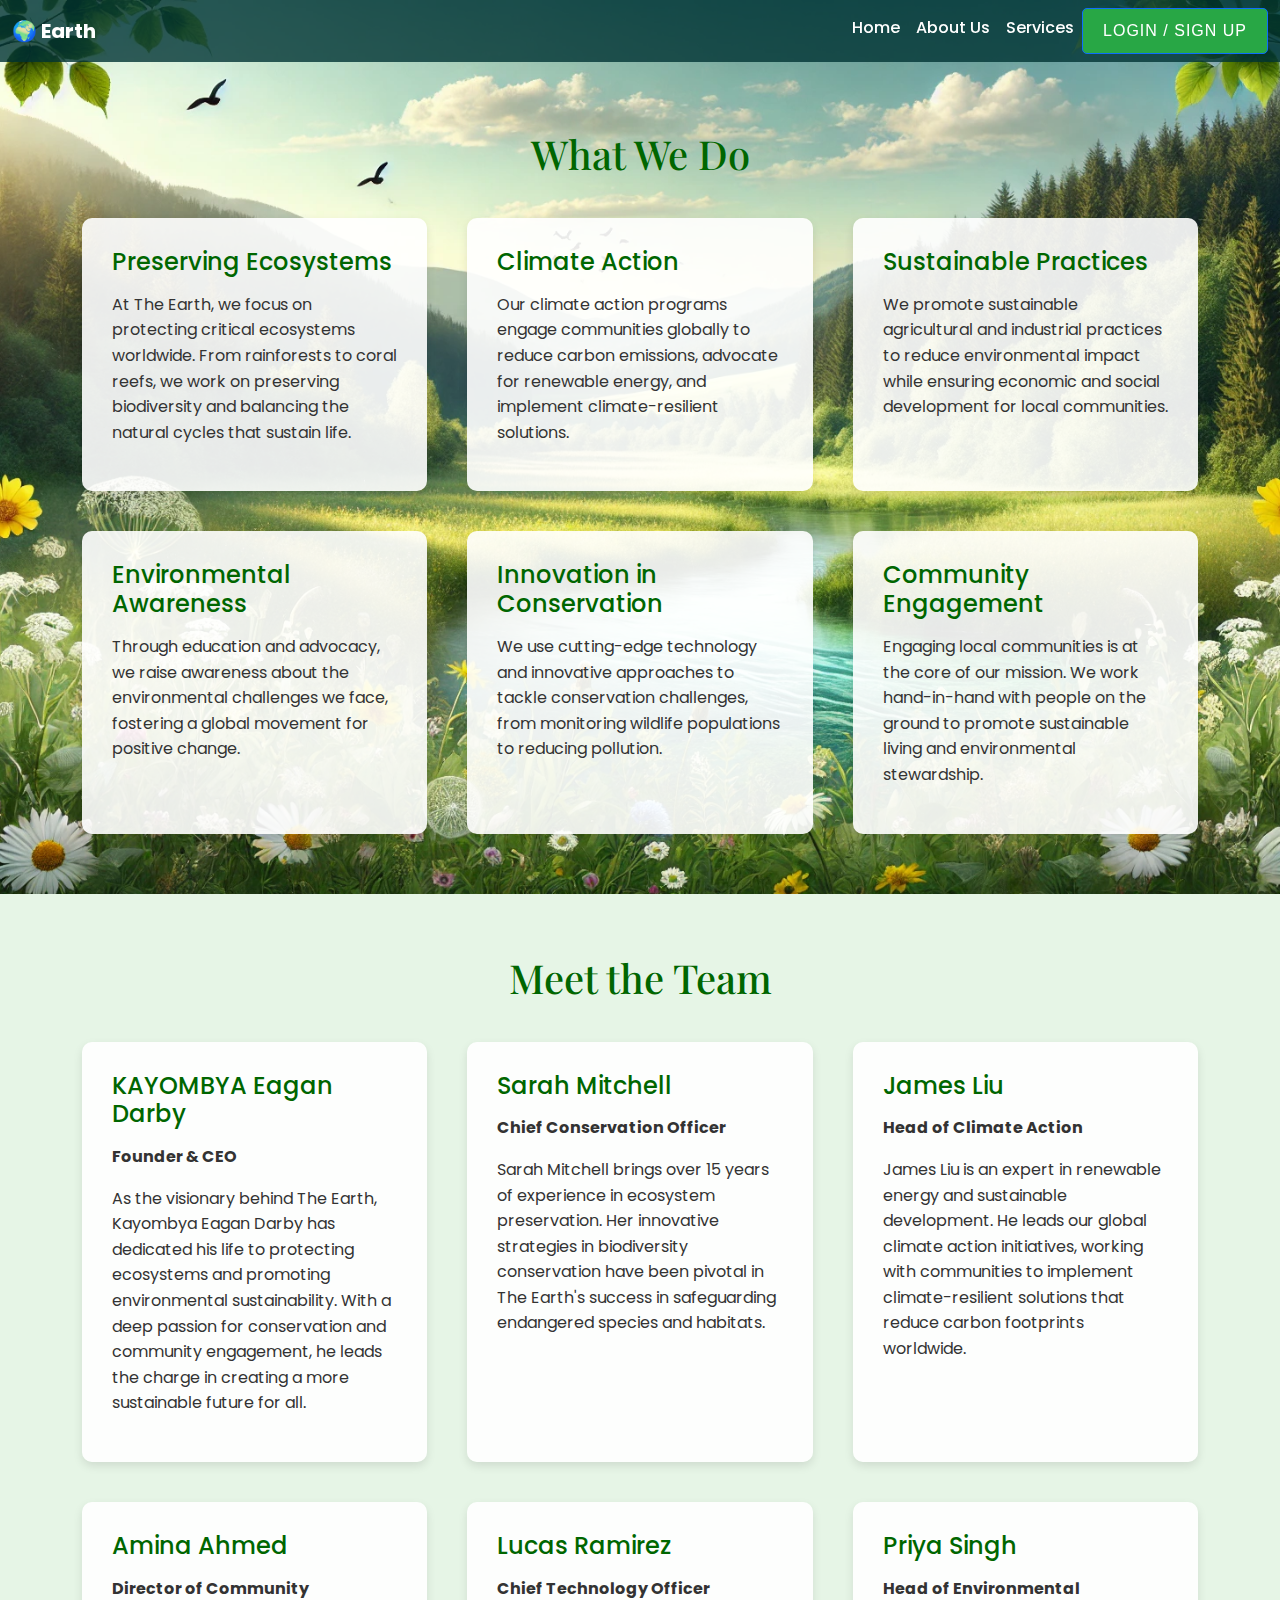
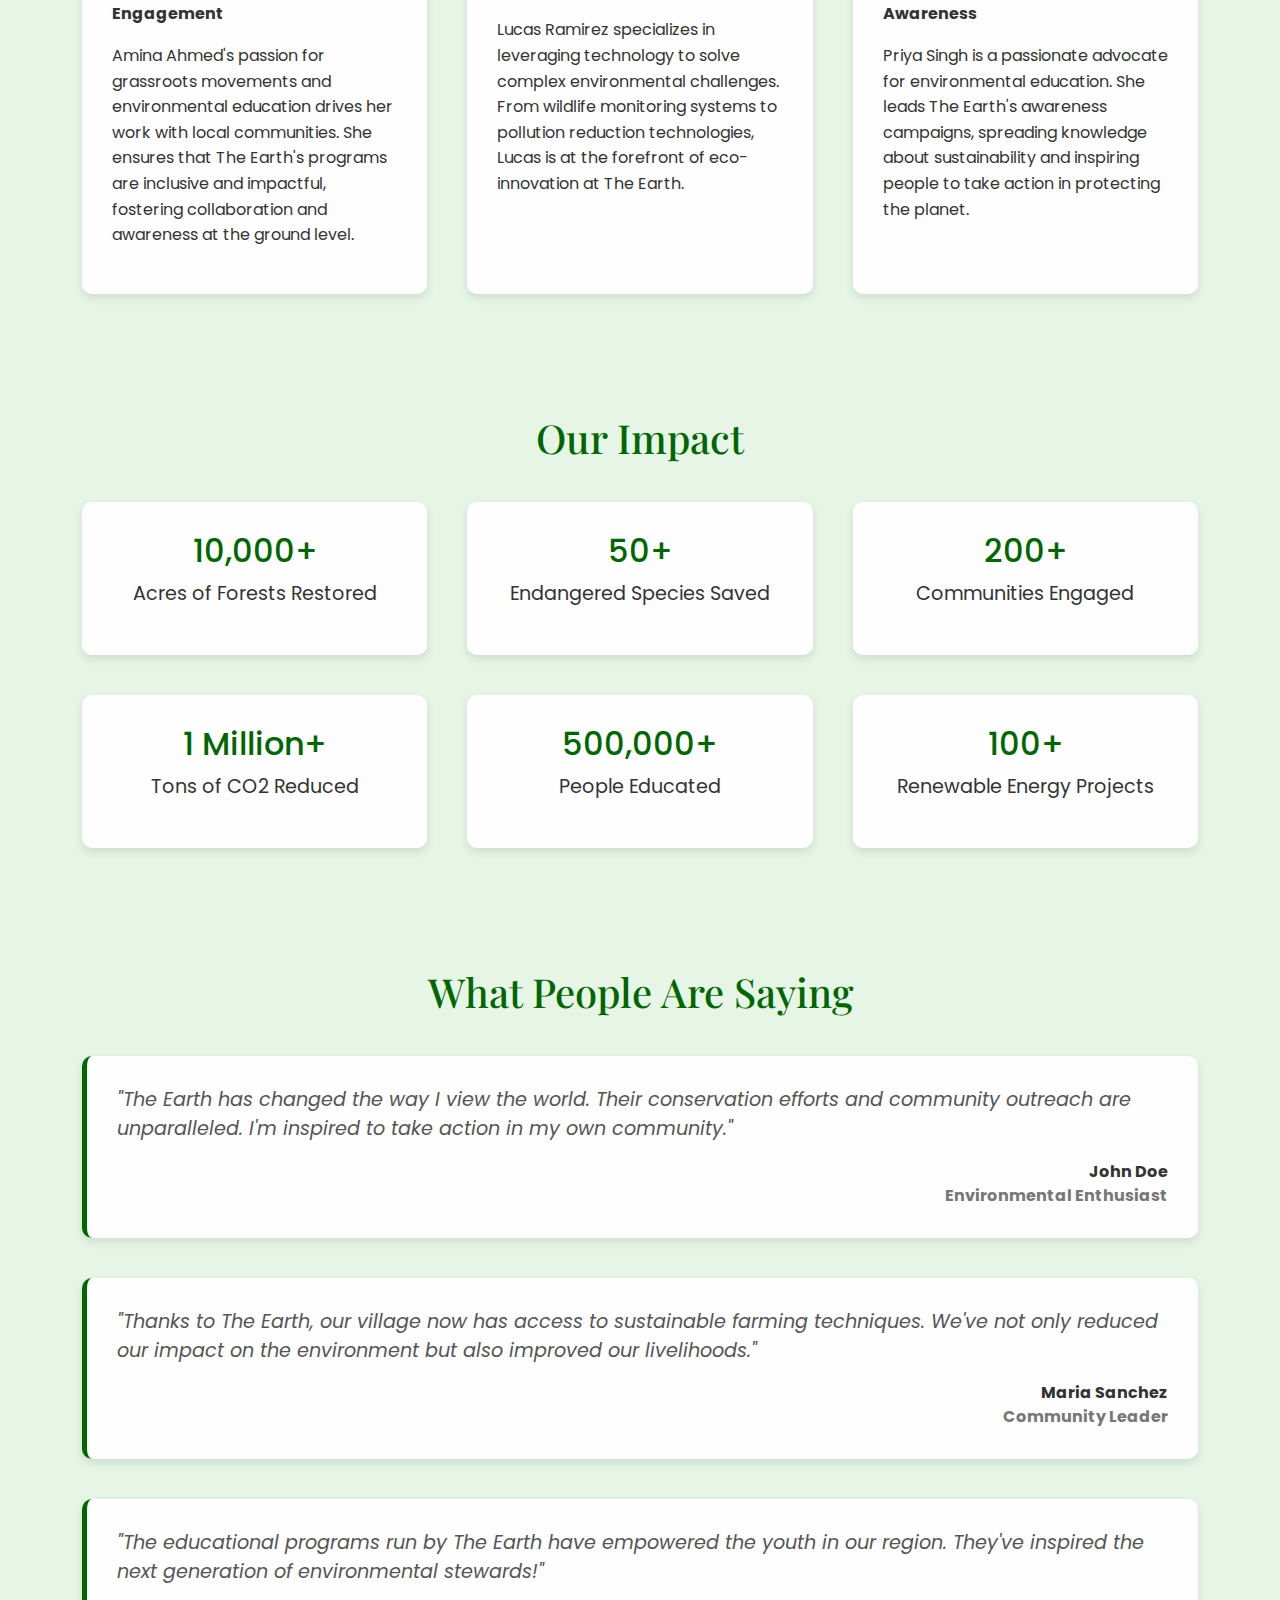
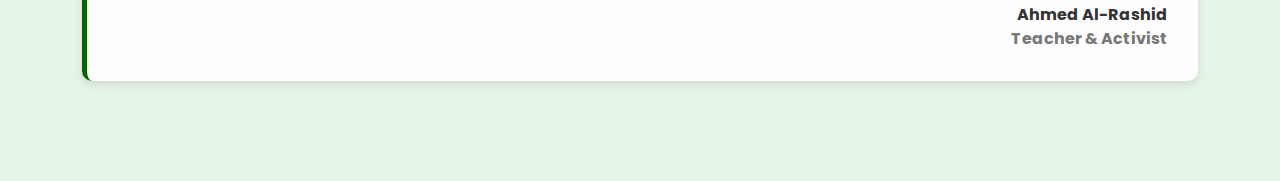
<file: index1.html>
<!DOCTYPE html>
<html lang="en">
<head>
    <meta charset="UTF-8">
    <meta name="viewport" content="width=device-width, initial-scale=1.0">
    <title>About Us - The Earth</title>
    <link href="https://fonts.googleapis.com/css2?family=Playfair+Display:wght@400;500;700&family=Poppins:wght@300;400;500;700&display=swap" rel="stylesheet">
    <link href="https://cdn.jsdelivr.net/npm/bootstrap@5.3.0/dist/css/bootstrap.min.css" rel="stylesheet">
    <link rel="stylesheet" href="style1.css">
</head>
<body>
        <nav class="navbar navbar-expand-lg">
            <div class="container-fluid">
                <a class="navbar-brand" href="#">🌍 Earth</a>
                <button class="navbar-toggler" type="button" data-bs-toggle="collapse" data-bs-target="#navbarNav" aria-controls="navbarNav" aria-expanded="false" aria-label="Toggle navigation">
                    <span class="navbar-toggler-icon"></span>
                </button>

                <div class="collapse navbar-collapse" id="navbarNav">
                    <ul class="navbar-nav ms-auto">
                        <li class="nav-item">
                            <a class="nav-link" href="index.html">Home</a>
                        </li>
                        <li class="nav-item">
                            <a class="nav-link" href="index1.html">About Us</a>
                        </li>
                        <li class="nav-item">
                            <a class="nav-link" href="test1.html">Services</a>
                        </li>
                        <li class="nav-item">
                            <a class="btn btn-primary" href="index2.html" role="button">Login / Sign Up</a>
                        </li>
                    </ul>
                </div>
            </div>
        </nav>
        <section class="about-us-section">
            <div class="container">
                <h2 class="section-title">What We Do</h2>
                <div class="content-grid">
                    
                    <div class="content-item">
                        <h3>Preserving Ecosystems</h3>
                        <p>At The Earth, we focus on protecting critical ecosystems worldwide. From rainforests to coral reefs, we work on preserving biodiversity and balancing the natural cycles that sustain life.</p>
                    </div>

                    <div class="content-item">
                        <h3>Climate Action</h3>
                        <p>Our climate action programs engage communities globally to reduce carbon emissions, advocate for renewable energy, and implement climate-resilient solutions.</p>
                    </div>

                    <div class="content-item">
                        <h3>Sustainable Practices</h3>
                        <p>We promote sustainable agricultural and industrial practices to reduce environmental impact while ensuring economic and social development for local communities.</p>
                    </div>

                    <div class="content-item">
                        <h3>Environmental Awareness</h3>
                        <p>Through education and advocacy, we raise awareness about the environmental challenges we face, fostering a global movement for positive change.</p>
                    </div>

                    <div class="content-item">
                        <h3>Innovation in Conservation</h3>
                        <p>We use cutting-edge technology and innovative approaches to tackle conservation challenges, from monitoring wildlife populations to reducing pollution.</p>
                    </div>

                    <div class="content-item">
                        <h3>Community Engagement</h3>
                        <p>Engaging local communities is at the core of our mission. We work hand-in-hand with people on the ground to promote sustainable living and environmental stewardship.</p>
                    </div>

                </div>
            </div>
        </section>
        <section class="meet-the-team-section">
            <div class="container">
                <h2 class="section-title">Meet the Team</h2>

                <div class="content-grid">

                    <div class="content-item">
                        <h3>KAYOMBYA Eagan Darby</h3>
                        <p><strong>Founder & CEO</strong></p>
                        <p>As the visionary behind The Earth, Kayombya Eagan Darby has dedicated his life to protecting ecosystems and promoting environmental sustainability. With a deep passion for conservation and community engagement, he leads the charge in creating a more sustainable future for all.</p>
                    </div>

                    <div class="content-item">
                        <h3>Sarah Mitchell</h3>
                        <p><strong>Chief Conservation Officer</strong></p>
                        <p>Sarah Mitchell brings over 15 years of experience in ecosystem preservation. Her innovative strategies in biodiversity conservation have been pivotal in The Earth's success in safeguarding endangered species and habitats.</p>
                    </div>

                    <div class="content-item">
                        <h3>James Liu</h3>
                        <p><strong>Head of Climate Action</strong></p>
                        <p>James Liu is an expert in renewable energy and sustainable development. He leads our global climate action initiatives, working with communities to implement climate-resilient solutions that reduce carbon footprints worldwide.</p>
                    </div>

                    <div class="content-item">
                        <h3>Amina Ahmed</h3>
                        <p><strong>Director of Community Engagement</strong></p>
                        <p>Amina Ahmed's passion for grassroots movements and environmental education drives her work with local communities. She ensures that The Earth's programs are inclusive and impactful, fostering collaboration and awareness at the ground level.</p>
                    </div>

                    <div class="content-item">
                        <h3>Lucas Ramirez</h3>
                        <p><strong>Chief Technology Officer</strong></p>
                        <p>Lucas Ramirez specializes in leveraging technology to solve complex environmental challenges. From wildlife monitoring systems to pollution reduction technologies, Lucas is at the forefront of eco-innovation at The Earth.</p>
                    </div>

                    <div class="content-item">
                        <h3>Priya Singh</h3>
                        <p><strong>Head of Environmental Awareness</strong></p>
                        <p>Priya Singh is a passionate advocate for environmental education. She leads The Earth's awareness campaigns, spreading knowledge about sustainability and inspiring people to take action in protecting the planet.</p>
                    </div>

                </div>
            </div>
        </section>

        <section class="impact-section">
            <div class="container">
                <h2>Our Impact</h2>
                <div class="statistics-grid">
                  <div class="statistic-item">
                        <h3>10,000+</h3>
                        <p>Acres of Forests Restored</p>
                    </div>

                    <div class="statistic-item">
                        <h3>50+</h3>
                        <p>Endangered Species Saved</p>
                    </div>

                    <div class="statistic-item">
                        <h3>200+</h3>
                        <p>Communities Engaged</p>
                    </div>

                    <div class="statistic-item">
                        <h3>1 Million+</h3>
                        <p>Tons of CO2 Reduced</p>
                    </div>

                    <div class="statistic-item">
                        <h3>500,000+</h3>
                        <p>People Educated</p>
                    </div>

                    <div class="statistic-item">
                        <h3>100+</h3>
                        <p>Renewable Energy Projects</p>
                    </div>
                </div>
            </div>
        </section>
        <section class="testimonials-section">
            <div class="container">
                <h2>What People Are Saying</h2>

                <div class="testimonial">
                    <p>"The Earth has changed the way I view the world. Their conservation efforts and community outreach are unparalleled. I'm inspired to take action in my own community."</p>
                    <div class="testimonial-footer">
                        John Doe <span>Environmental Enthusiast</span>
                    </div>
                </div>

                <div class="testimonial">
                    <p>"Thanks to The Earth, our village now has access to sustainable farming techniques. We've not only reduced our impact on the environment but also improved our livelihoods."</p>
                    <div class="testimonial-footer">
                        Maria Sanchez <span>Community Leader</span>
                    </div>
                </div>

                <div class="testimonial">
                    <p>"The educational programs run by The Earth have empowered the youth in our region. They've inspired the next generation of environmental stewards!"</p>
                    <div class="testimonial-footer">
                        Ahmed Al-Rashid <span>Teacher & Activist</span>
                    </div>
                </div>
    
            </div>
        </section>    
    <script src="https://cdn.jsdelivr.net/npm/bootstrap@5.3.0/dist/js/bootstrap.bundle.min.js"></script>
</body>
</html>
</file>
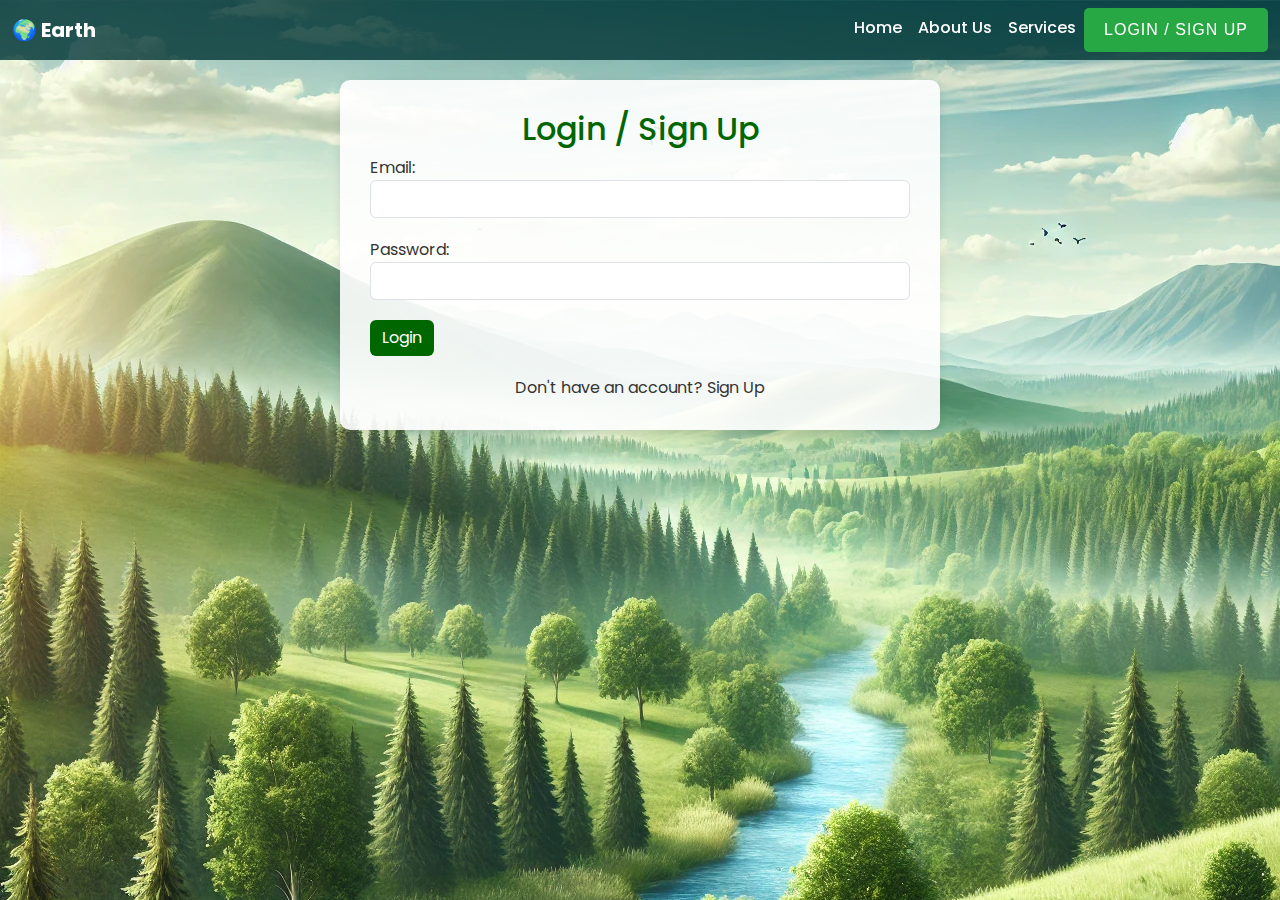
<file: index2.html>
<!DOCTYPE html>
<html lang="en">
<head>
    <meta charset="UTF-8">
    <meta name="viewport" content="width=device-width, initial-scale=1.0">
    <title>Login / Sign Up - The Earth</title>
    <link href="https://fonts.googleapis.com/css2?family=Poppins:wght@300;400;500;700&display=swap" rel="stylesheet">
    <link href="https://cdn.jsdelivr.net/npm/bootstrap@5.3.0/dist/css/bootstrap.min.css" rel="stylesheet">
    <link rel="stylesheet" href="style2.css">
</head>
<body>
    <nav class="navbar navbar-expand-lg">
        <div class="container-fluid">
            <a class="navbar-brand" href="#">🌍 Earth</a>
            <button class="navbar-toggler" type="button" data-bs-toggle="collapse" data-bs-target="#navbarNav" aria-controls="navbarNav" aria-expanded="false" aria-label="Toggle navigation">
                <span class="navbar-toggler-icon"></span>
            </button>

            <div class="collapse navbar-collapse" id="navbarNav">
                <ul class="navbar-nav ms-auto">
                    <li class="nav-item">
                        <a class="nav-link" href="index.html">Home</a>
                    </li>
                    <li class="nav-item">
                        <a class="nav-link" href="index1.html">About Us</a>
                    </li>
                    <li class="nav-item">
                        <a class="nav-link" href="test1.html">Services</a>
                    </li>
                    <li class="nav-item">
                        <a class="btn btn-primary" href="index2.html" role="button">Login / Sign Up</a>
                    </li>
                </ul>
            </div>
        </div>
    </nav>
    <div class="container">
        <h2>Login / Sign Up</h2>
        <div id="login-form">
            <form>
                <div class="form-group">
                    <label for="loginEmail">Email:</label>
                    <input type="email" class="form-control" id="loginEmail" required>
                </div>
                <div class="form-group">
                    <label for="loginPassword">Password:</label>
                    <input type="password" class="form-control" id="loginPassword" required>
                </div>
                <button type="submit" class="btn btn-primary btn-block">Login</button>
            </form>
        </div>

        <div id="signup-form" style="display: none;">
            <form>
                <div class="form-group">
                    <label for="signupName">Full Name:</label>
                    <input type="text" class="form-control" id="signupName" required>
                </div>
                <div class="form-group">
                    <label for="signupEmail">Email:</label>
                    <input type="email" class="form-control" id="signupEmail" required>
                </div>
                <div class="form-group">
                    <label for="signupPassword">Password:</label>
                    <input type="password" class="form-control" id="signupPassword" required>
                </div>
                <button type="submit" class="btn btn-primary btn-block">Sign Up</button>
            </form>
        </div>

        <div class="switch-form">
            <span id="switchToSignup">Don't have an account? Sign Up</span>
            <span id="switchToLogin" style="display: none;">Already have an account? Login</span>
        </div>
    </div>
    <script src="https://cdn.jsdelivr.net/npm/bootstrap@5.3.0/dist/js/bootstrap.bundle.min.js"></script>
    <script>
        document.getElementById('switchToSignup').onclick = function() {
            document.getElementById('login-form').style.display = 'none';
            document.getElementById('signup-form').style.display = 'block';
            document.getElementById('switchToSignup').style.display = 'none';
            document.getElementById('switchToLogin').style.display = 'block';
        };

        document.getElementById('switchToLogin').onclick = function() {
            document.getElementById('login-form').style.display = 'block';
            document.getElementById('signup-form').style.display = 'none';
            document.getElementById('switchToSignup').style.display = 'block';
            document.getElementById('switchToLogin').style.display = 'none';
        };
    </script>
</body>
</html>
</file>
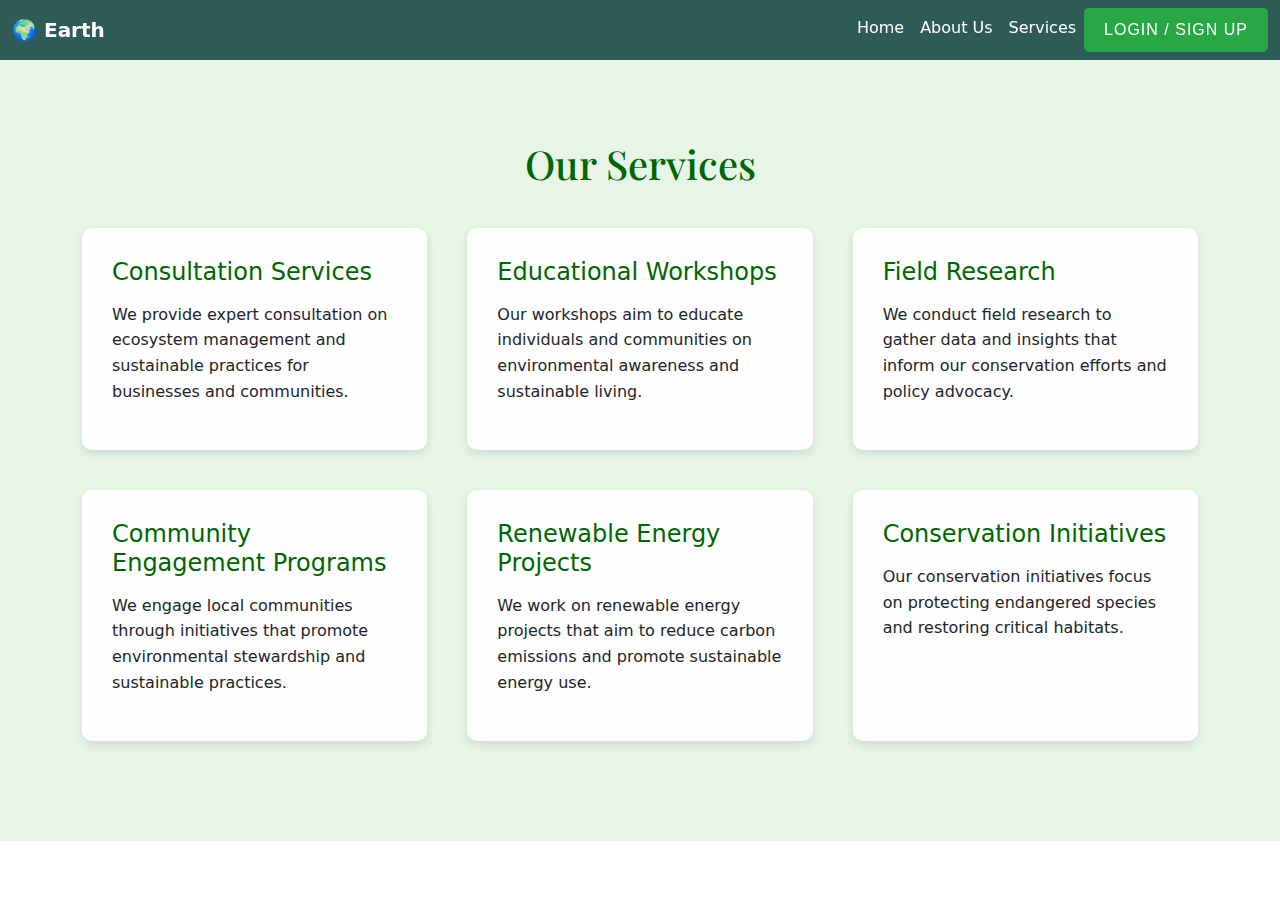
<file: test1.html>
<!DOCTYPE html>
<html lang="en">
<head>
    <meta charset="UTF-8">
    <meta name="viewport" content="width=device-width, initial-scale=1.0">
    <title>Services - The Earth</title>
    <link href="https://fonts.googleapis.com/css2?family=Playfair+Display:wght@400;500;700&family=Poppins:wght@300;400;500;700&display=swap" rel="stylesheet">
    <link href="https://cdn.jsdelivr.net/npm/bootstrap@5.3.0/dist/css/bootstrap.min.css" rel="stylesheet">
    <link rel="stylesheet" href="test.css"> 
</head>
<body>
    <nav class="navbar navbar-expand-lg">
        <div class="container-fluid">
            <a class="navbar-brand" href="#">🌍 Earth</a>
            <button class="navbar-toggler" type="button" data-bs-toggle="collapse" data-bs-target="#navbarNav" aria-controls="navbarNav" aria-expanded="false" aria-label="Toggle navigation">
                <span class="navbar-toggler-icon"></span>
            </button>

            <div class="collapse navbar-collapse" id="navbarNav">
                <ul class="navbar-nav ms-auto">
                    <li class="nav-item">
                        <a class="nav-link" href="index.html">Home</a>
                    </li>
                    <li class="nav-item">
                        <a class="nav-link" href="index1.html">About Us</a>
                    </li>
                    <li class="nav-item">
                        <a class="nav-link" href="#">Services</a>
                    </li>
                    <li class="nav-item">
                        <a class="btn btn-primary" href="index2.html" role="button">Login / Sign Up</a>
                    </li>
                </ul>
            </div>
        </div>
    </nav>

    <section class="services-section">
        <div class="container">
            <h2 class="section-title">Our Services</h2>
            <div class="services-grid">
                <div class="service-item">
                    <h3>Consultation Services</h3>
                    <p>We provide expert consultation on ecosystem management and sustainable practices for businesses and communities.</p>
                </div>
                <div class="service-item">
                    <h3>Educational Workshops</h3>
                    <p>Our workshops aim to educate individuals and communities on environmental awareness and sustainable living.</p>
                </div>
                <div class="service-item">
                    <h3>Field Research</h3>
                    <p>We conduct field research to gather data and insights that inform our conservation efforts and policy advocacy.</p>
                </div>
                <div class="service-item">
                    <h3>Community Engagement Programs</h3>
                    <p>We engage local communities through initiatives that promote environmental stewardship and sustainable practices.</p>
                </div>
                <div class="service-item">
                    <h3>Renewable Energy Projects</h3>
                    <p>We work on renewable energy projects that aim to reduce carbon emissions and promote sustainable energy use.</p>
                </div>
                <div class="service-item">
                    <h3>Conservation Initiatives</h3>
                    <p>Our conservation initiatives focus on protecting endangered species and restoring critical habitats.</p>
                </div>
            </div>
        </div>
    </section>

    <script src="https://cdn.jsdelivr.net/npm/bootstrap@5.3.0/dist/js/bootstrap.bundle.min.js"></script>
</body>
</html>
</file>
<file: style1.css>
body{
margin: 0;
padding: 0;
font-family: 'Poppins', sans-serif;
color: #333;
background: url('DALL·E 2024-10-20 16.20.33 - A soothing eco-friendly website background with a focus on a pristine natural environment. It showcases a lush green meadow filled with wildflowers, s.webp') no-repeat center center fixed;
background-size: cover;
height: 100%;
}

.navbar {
background-color: rgba(0, 51, 51, 0.8); 
position: fixed;
top: 0;
width: 100%;
z-index: 1000;
}

.navbar-brand {
font-weight: 700;
color: white;
}

.nav-link {
font-weight: 500;
color: white;
}

.nav-link:hover {
color: #e0e0e0;
}

.navbar .btn {
    font-family: 'Oswald', sans-serif;
    letter-spacing: 1px; 
    text-transform: uppercase;
    background-color: #28a745;
    color: white; 
    padding: 10px 20px; 
    font-size: 1rem;
    border-radius: 5px; 
    transition: background-color 0.3s ease, transform 0.3s ease; 
}

.navbar .btn:hover {
    background-color: #218838; 
    transform: translateY(-2px); 
}

.navbar .btn:focus {
    outline: none; 
    box-shadow: 0 0 5px rgba(40, 167, 69, 0.5); 
}


.content-wrapper {
margin: 0;
padding: 0;
}

.about-us-section {
padding: 60px 20px;
margin-top: 70px; 
}

.section-title {
font-family: 'Playfair Display', serif;
font-size: 2.5rem;
margin-bottom: 40px;
text-align: center;
color: #006600; 
}

.content-grid {
display: grid;
grid-template-columns: repeat(auto-fit, minmax(250px, 1fr));
grid-gap: 40px;
}

.content-item {
background-color: rgba(255, 255, 255, 0.9);
padding: 30px;
border-radius: 10px;
box-shadow: 0 4px 10px rgba(0, 0, 0, 0.1);
transition: transform 0.3s ease, box-shadow 0.3s ease;
}

.content-item:hover {
transform: translateY(-5px);
box-shadow: 0 8px 15px rgba(0, 0, 0, 0.2);
}

.content-item h3 {
font-size: 1.5rem;
color: #006600; 
margin-bottom: 15px;
}

.content-item p {
font-size: 1rem;
line-height: 1.6;
}

.meet-the-team-section {
padding: 60px 20px;
background-color: #e6f5e6; 
}

.meet-the-team-section .section-title {
color: #006600; 
}
.impact-section {
    padding: 60px 20px;
    background-color: #e6f5e6; 
    color: #333;
    text-align: center;
}

.impact-section h2 {
    font-family: 'Playfair Display', serif;
    font-size: 2.5rem;
    margin-bottom: 40px;
    color: #006600; 
}

.statistics-grid {
    display: grid;
    grid-template-columns: repeat(auto-fit, minmax(250px, 1fr));
    grid-gap: 40px;
}

.statistic-item {
    background-color: rgba(255, 255, 255, 0.9);
    padding: 30px;
    border-radius: 10px;
    box-shadow: 0 4px 10px rgba(0, 0, 0, 0.1);
}

.statistic-item h3 {
    font-size: 2rem;
    color: #006600;
    margin-bottom: 10px;
}

.statistic-item p {
    font-size: 1.2rem;
    color: #333;
}

.testimonials-section {
    padding: 60px 20px;
    background-color: #e6f5e6; 
    color: #333;
}

.testimonials-section h2 {
    font-family: 'Playfair Display', serif;
    font-size: 2.5rem;
    margin-bottom: 40px;
    text-align: center;
    color: #006600; 
}

.testimonial {
    margin-bottom: 40px;
    padding: 30px;
    background-color: rgba(255, 255, 255, 0.9);
    border-left: 5px solid #006600;
    border-radius: 10px;
    box-shadow: 0 4px 10px rgba(0, 0, 0, 0.1);
}

.testimonial p {
    font-size: 1.2rem;
    font-style: italic;
    color: #555;
}

.testimonial-footer {
    margin-top: 15px;
    text-align: right;
    font-weight: bold;
    color: #333;
}

.testimonial-footer span {
    display: block;
    font-size: 1rem;
    color: #777;
}
</file>
<file: style2.css>
body {
    margin: 0;
    padding: 0;
    font-family: 'Poppins', sans-serif;
    background-image: url("DALL·E 2024-10-20 15.16.30 - An eco-friendly website background featuring a serene natural landscape, blending vibrant green forests, clear blue skies, and a distant mountain rang.webp");
    color: #333;
}

.navbar {
    background-color: rgba(0, 51, 51, 0.8); 
    position: fixed;
    top: 0;
    width: 100%;
    z-index: 1000;
}

.navbar-brand {
    font-weight: 700;
    color: white;
}

.nav-link {
    font-weight: 500;
    color: white;
}

.nav-link:hover {
    color: #e0e0e0;
}

.navbar .btn {
    font-family: 'Oswald', sans-serif;
    letter-spacing: 1px; 
    text-transform: uppercase;
    background-color: #28a745; 
    border: none; 
    color: white; 
    padding: 10px 20px; 
    font-size: 1rem;
    border-radius: 5px; 
    transition: background-color 0.3s ease, transform 0.3s ease; 
}

.navbar .btn:hover {
    background-color: #218838; 
    transform: translateY(-2px); 
}

.navbar .btn:focus {
    outline: none; 
    box-shadow: 0 0 5px rgba(40, 167, 69, 0.5); 
}

.container {
    max-width: 600px;
    margin: 80px auto; 
    padding: 30px;
    background-color: rgba(255, 255, 255, 0.9);
    border-radius: 10px;
    box-shadow: 0 4px 10px rgba(0, 0, 0, 0.1);
}

h2 {
    text-align: center;
    color: #006600; 
}

.form-group {
    margin-bottom: 20px;
}

.btn-primary {
    background-color: #006600; 
    border: none;
}

.btn-primary:hover {
    background-color: #004d4d;
}

.switch-form {
    text-align: center;
    margin-top: 20px;
}
</file>
<file: test.css>
.navbar {
    background-color: rgba(0, 51, 51, 0.8); 
    position: fixed;
    top: 0;
    width: 100%;
    z-index: 1000;
}

.navbar-brand {
    font-weight: 700;
    color: white;
}

.nav-link {
    font-weight: 500;
    color: white;
}

.nav-link:hover {
    color: #e0e0e0;
}

.navbar .btn {
    font-family: 'Oswald', sans-serif;
    letter-spacing: 1px; 
    text-transform: uppercase;
    background-color: #28a745; 
    border: none; 
    color: white; 
    padding: 10px 20px; 
    font-size: 1rem; 
    border-radius: 5px; 
    transition: background-color 0.3s ease, transform 0.3s ease; 
}

.navbar .btn:hover {
    background-color: #218838; 
    transform: translateY(-2px); 
}

.navbar .btn:focus {
    outline: none; 
    box-shadow: 0 0 5px rgba(40, 167, 69, 0.5); 
}

.services-section {
    padding: 100px 20px; /* Adjusted padding-top */
    background-color: #e6f5e6; 
}

.section-title {
    font-family: 'Playfair Display', serif;
    font-size: 2.5rem;
    margin: 40px 0; /* Set margin-top to 40px */
    text-align: center;
    color: #006600;
}

.services-grid {
    display: grid;
    grid-template-columns: repeat(auto-fit, minmax(250px, 1fr));
    gap: 40px;
}

.service-item {
    background-color: rgba(255, 255, 255, 0.9);
    padding: 30px;
    border-radius: 10px;
    box-shadow: 0 4px 10px rgba(0, 0, 0, 0.1);
    transition: transform 0.3s ease, box-shadow 0.3s ease;
}

.service-item:hover {
    transform: translateY(-5px);
    box-shadow: 0 8px 15px rgba(0, 0, 0, 0.2);
}

.service-item h3 {
    font-size: 1.5rem;
    color: #006600; 
    margin-bottom: 15px;
}

.service-item p {
    font-size: 1rem;
    line-height: 1.6;
}
</file>
